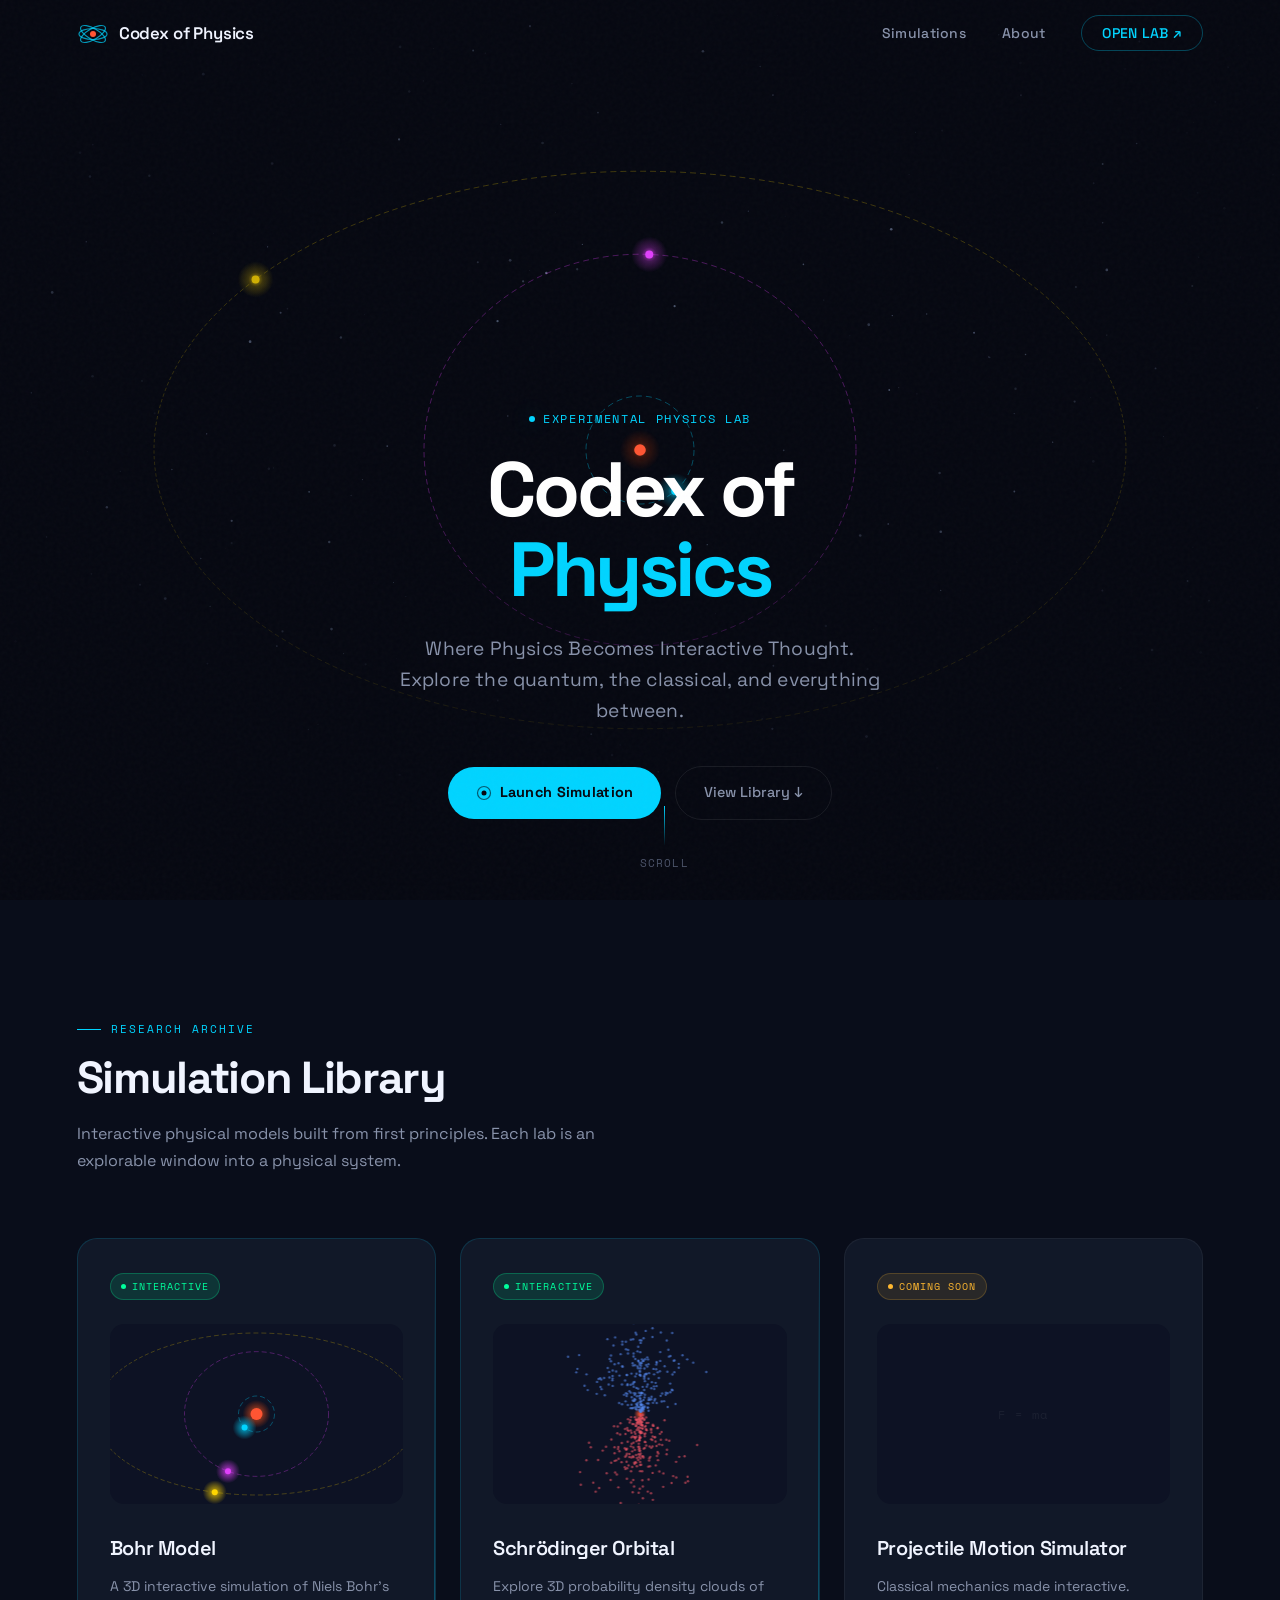
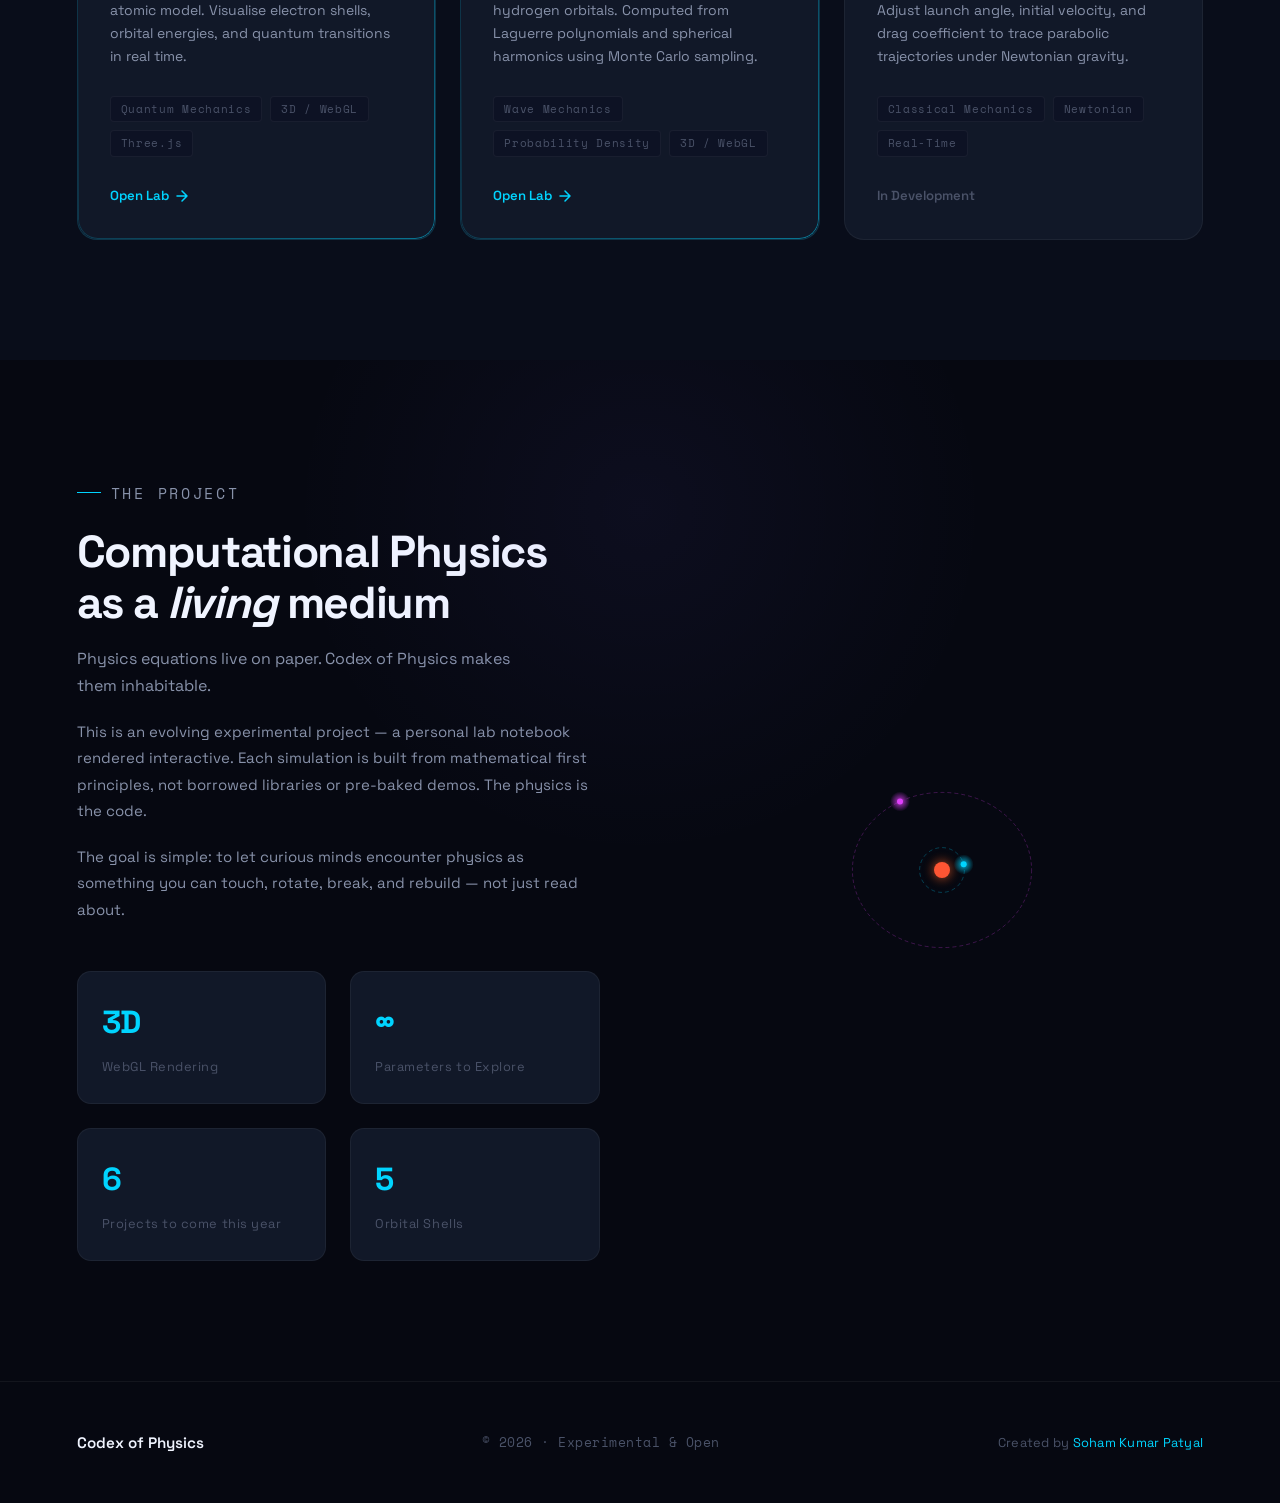
<file: index.html>
<!DOCTYPE html>
<html lang="en">

<head>
  <meta charset="UTF-8" />
  <meta name="viewport" content="width=device-width, initial-scale=1.0" />
  <title>Codex of Physics — Interactive Computational Physics Lab</title>
  <meta name="description"
    content="An experimental computational physics lab. Explore interactive physics simulations including the Bohr Model, wave mechanics, and more." />
  <meta name="theme-color" content="#060811" />
  <link rel="stylesheet" href="styles/main.css" />
  <!-- Preconnect for fonts -->
  <link rel="preconnect" href="https://fonts.googleapis.com" />
  <link rel="preconnect" href="https://fonts.gstatic.com" crossorigin />
</head>

<body>

  <!-- Noise texture overlay for film grain effect -->
  <div class="noise-overlay" aria-hidden="true"></div>

  <!-- ═══════════════════════════════════════════════════════
       NAVIGATION
       ══════════════════════════════════════════════════════ -->
  <nav class="nav" id="main-nav" role="navigation" aria-label="Main navigation">
    <div class="nav-inner">
      <a href="#" class="nav-logo">
        <!-- Atomic icon -->
        <div class="nav-logo-icon">
          <svg viewBox="0 0 32 32" fill="none" xmlns="http://www.w3.org/2000/svg" aria-hidden="true">
            <ellipse cx="16" cy="16" rx="14" ry="5.5" stroke="#00d4ff" stroke-width="1.2" opacity="0.7"
              transform="rotate(30 16 16)" />
            <ellipse cx="16" cy="16" rx="14" ry="5.5" stroke="#00d4ff" stroke-width="1.2" opacity="0.7"
              transform="rotate(-30 16 16)" />
            <ellipse cx="16" cy="16" rx="14" ry="5.5" stroke="#00d4ff" stroke-width="1.2" opacity="0.7" />
            <circle cx="16" cy="16" r="3" fill="#ff5533" />
          </svg>
        </div>
        Codex of Physics
      </a>

      <ul class="nav-links">
        <li><a href="#simulations">Simulations</a></li>
        <li><a href="#about">About</a></li>
        <li><a href="bohr-model.html" class="nav-cta">Open Lab ↗</a></li>
      </ul>
    </div>
  </nav>

  <!-- ═══════════════════════════════════════════════════════
       HERO — Full-screen with 2D orbital animation
       ══════════════════════════════════════════════════════ -->
  <section class="hero" aria-label="Hero section">
    <canvas id="hero-canvas" aria-hidden="true"></canvas>
    <div class="hero-overlay" aria-hidden="true"></div>

    <div class="hero-content">
      <div class="hero-eyebrow">
        <span class="hero-eyebrow-dot" aria-hidden="true"></span>
        Experimental Physics Lab
      </div>
      <h1 class="hero-title">
        <span class="brand">Codex of</span><br>
        <span class="accent">Physics</span>
      </h1>
      <p class="hero-tagline">
        Where Physics Becomes Interactive Thought.
        <br>Explore the quantum, the classical, and everything between.
      </p>
      <div class="hero-actions">
        <a href="bohr-model.html" class="btn-primary">
          <svg width="16" height="16" viewBox="0 0 16 16" fill="none" aria-hidden="true">
            <circle cx="8" cy="8" r="2.5" fill="currentColor" />
            <path d="M8 1.5C4.41 1.5 1.5 4.41 1.5 8S4.41 14.5 8 14.5 14.5 11.59 14.5 8 11.59 1.5 8 1.5Z"
              stroke="currentColor" stroke-width="1.2" fill="none" opacity="0.6" />
          </svg>
          Launch Simulation
        </a>
        <a href="#simulations" class="btn-ghost">
          View Library ↓
        </a>
      </div>
    </div>

    <div class="hero-scroll" aria-hidden="true">
      <div class="scroll-line"></div>
      <span>Scroll</span>
    </div>
  </section>

  <!-- ═══════════════════════════════════════════════════════
       SIMULATIONS LIBRARY
       ══════════════════════════════════════════════════════ -->
  <section id="simulations" aria-labelledby="sims-title">
    <div class="container">

      <div class="sims-header reveal" data-delay="0">
        <p class="section-label">Research Archive</p>
        <h2 class="section-title" id="sims-title">Simulation Library</h2>
        <p class="section-subtitle">Interactive physical models built from first principles. Each lab is an explorable
          window into a physical system.</p>
      </div>

      <div class="sims-grid">

        <!-- ── Bohr Model (LIVE) ── -->
        <a href="bohr-model.html" class="sim-card sim-card--featured reveal" data-delay="100" id="bohr-card">
          <div class="sim-card__badge badge-live">
            <span class="badge-dot" aria-hidden="true"></span>
            Interactive
          </div>

          <div class="sim-card__canvas-preview" aria-hidden="true">
            <canvas class="preview-canvas" data-sim="bohr" style="width:100%;height:100%;display:block;"></canvas>
          </div>

          <h3 class="sim-card__title">Bohr Model</h3>
          <p class="sim-card__desc">
            A 3D interactive simulation of Niels Bohr's atomic model. Visualise electron shells,
            orbital energies, and quantum transitions in real time.
          </p>

          <div class="sim-card__tags">
            <span class="tag">Quantum Mechanics</span>
            <span class="tag">3D / WebGL</span>
            <span class="tag">Three.js</span>
          </div>

          <div class="sim-card__link">
            Open Lab
            <svg width="14" height="14" viewBox="0 0 14 14" fill="none" aria-hidden="true">
              <path d="M2 7h10M7 2l5 5-5 5" stroke="currentColor" stroke-width="1.5" stroke-linecap="round"
                stroke-linejoin="round" />
            </svg>
          </div>
        </a>

        <!-- ── Schrödinger Orbital (LIVE) ── -->
        <a href="schrodinger-orbital.html" class="sim-card sim-card--featured reveal" data-delay="200" id="schrodinger-card">
          <div class="sim-card__badge badge-live">
            <span class="badge-dot" aria-hidden="true"></span>
            Interactive
          </div>

          <div class="sim-card__canvas-preview" aria-hidden="true">
            <canvas class="preview-canvas" data-sim="schrodinger" style="width:100%;height:100%;display:block;"></canvas>
          </div>

          <h3 class="sim-card__title">Schrödinger Orbital</h3>
          <p class="sim-card__desc">
            Explore 3D probability density clouds of hydrogen orbitals. Computed from
            Laguerre polynomials and spherical harmonics using Monte Carlo sampling.
          </p>

          <div class="sim-card__tags">
            <span class="tag">Wave Mechanics</span>
            <span class="tag">Probability Density</span>
            <span class="tag">3D / WebGL</span>
          </div>

          <div class="sim-card__link">
            Open Lab
            <svg width="14" height="14" viewBox="0 0 14 14" fill="none" aria-hidden="true">
              <path d="M2 7h10M7 2l5 5-5 5" stroke="currentColor" stroke-width="1.5" stroke-linecap="round"
                stroke-linejoin="round" />
            </svg>
          </div>
        </a>

        <!-- ── Projectile Motion (Coming Soon) ── -->
        <div class="sim-card sim-card--disabled reveal" data-delay="300" id="projectile-card" role="article"
          aria-label="Projectile Motion Simulator — Coming Soon">
          <div class="sim-card__badge badge-soon">
            <span class="badge-dot" aria-hidden="true"></span>
            Coming Soon
          </div>

          <div class="sim-card__canvas-preview" aria-hidden="true"
            style="display:flex;align-items:center;justify-content:center;color:rgba(255,255,255,0.06);font-family:var(--font-mono);font-size:0.75rem;letter-spacing:0.12em;">
            F = ma
          </div>

          <h3 class="sim-card__title">Projectile Motion Simulator</h3>
          <p class="sim-card__desc">
            Classical mechanics made interactive. Adjust launch angle, initial velocity, and drag
            coefficient to trace parabolic trajectories under Newtonian gravity.
          </p>

          <div class="sim-card__tags">
            <span class="tag">Classical Mechanics</span>
            <span class="tag">Newtonian</span>
            <span class="tag">Real-Time</span>
          </div>

          <div class="sim-card__link" style="color:var(--text-muted);">
            In Development
          </div>
        </div>

      </div>
    </div>
  </section>

  <!-- ═══════════════════════════════════════════════════════
       ABOUT SECTION
       ══════════════════════════════════════════════════════ -->
  <section id="about" aria-labelledby="about-title">
    <div class="container">
      <div class="about-grid">

        <div class="about-text reveal" data-delay="0">
          <p class="section-label">The Project</p>
          <h2 class="section-title" id="about-title">Computational Physics<br>as a <em>living</em> medium</h2>
          <div class="section-subtitle" style="margin-bottom:20px;">
            Physics equations live on paper. Codex of Physics makes them inhabitable.
          </div>
          <p>
            This is an evolving experimental project — a personal lab notebook rendered interactive.
            Each simulation is built from mathematical first principles, not borrowed libraries or pre-baked demos.
            The physics is the code.
          </p>
          <p>
            The goal is simple: to let curious minds encounter physics as something you can touch, rotate, break, and
            rebuild — not just read about.
          </p>

          <div class="about-stats">
            <div class="stat-item">
              <span class="stat-number">3D</span>
              <span class="stat-label">WebGL Rendering</span>
            </div>
            <div class="stat-item">
              <span class="stat-number">∞</span>
              <span class="stat-label">Parameters to Explore</span>
            </div>
            <div class="stat-item">
              <span class="stat-number">6</span>
              <span class="stat-label">Projects to come this year</span>
            </div>
            <div class="stat-item">
              <span class="stat-number">5</span>
              <span class="stat-label">Orbital Shells</span>
            </div>
          </div>
        </div>

        <div class="about-visual reveal" data-delay="180">
          <div class="about-glyph">
            <canvas id="about-canvas" style="width:320px;height:320px;"></canvas>
          </div>
        </div>

      </div>
    </div>
  </section>

  <!-- ═══════════════════════════════════════════════════════
       FOOTER
       ══════════════════════════════════════════════════════ -->
  <footer class="footer" role="contentinfo">
    <div class="container">
      <div class="footer-inner">
        <div class="footer-logo">Codex of Physics</div>
        <div class="footer-copy">© 2026 · Experimental & Open</div>
        <div class="footer-credit">Created by <span>Soham Kumar Patyal</span></div>
      </div>
    </div>
  </footer>

  <!-- ═══════════════════════════════════════════════════════
       SCRIPTS
       ══════════════════════════════════════════════════════ -->
  <script src="js/main.js" defer></script>

</body>

</html>
</file>
<file: styles/main.css>
/* ============================================================
   CODEX OF PHYSICS — Global Design System
   Dark academic × Apple minimalism × Atomic aesthetics
   ============================================================ */

@import url('https://fonts.googleapis.com/css2?family=Inter:wght@300;400;500;600;700&family=Space+Grotesk:wght@300;400;500;600;700&family=Space+Mono:wght@400;700&display=swap');

/* ──────────────────────────────────────────
   CSS CUSTOM PROPERTIES (Design Tokens)
   ────────────────────────────────────────── */
:root {
  /* Backgrounds */
  --bg-void:        #060811;
  --bg-deep:        #090d1a;
  --bg-surface:     #0d1224;
  --bg-card:        #111828;
  --bg-card-hover:  #151e32;
  --bg-glass:       rgba(13, 18, 36, 0.7);

  /* Accents */
  --accent-cyan:    #00d4ff;
  --accent-indigo:  #7c6bff;
  --accent-magenta: #e040fb;
  --accent-amber:   #ffb830;
  --accent-green:   #00ff9d;

  /* Glow variants */
  --glow-cyan:      0 0 20px rgba(0, 212, 255, 0.35), 0 0 60px rgba(0, 212, 255, 0.12);
  --glow-indigo:    0 0 20px rgba(124, 107, 255, 0.35), 0 0 60px rgba(124, 107, 255, 0.12);
  --glow-magenta:   0 0 20px rgba(224, 64, 251, 0.35), 0 0 60px rgba(224, 64, 251, 0.12);

  /* Typography */
  --font-sans:      'Space Grotesk', 'Inter', system-ui, sans-serif;
  --font-mono:      'Space Mono', 'Fira Code', monospace;

  /* Text */
  --text-primary:   #f0f4ff;
  --text-secondary: #8892aa;
  --text-muted:     #4a5268;
  --text-accent:    var(--accent-cyan);

  /* Borders */
  --border-subtle:  rgba(255,255,255,0.05);
  --border-soft:    rgba(255,255,255,0.08);
  --border-accent:  rgba(0, 212, 255, 0.3);

  /* Spacing */
  --nav-height:     68px;
  --section-pad-y:  120px;
  --section-pad-x:  clamp(24px, 6vw, 120px);

  /* Transitions */
  --ease-smooth:    cubic-bezier(0.23, 1, 0.32, 1);
  --ease-spring:    cubic-bezier(0.34, 1.56, 0.64, 1);
  --dur-fast:       180ms;
  --dur-base:       320ms;
  --dur-slow:       600ms;

  /* Border radius */
  --radius-sm:      8px;
  --radius-md:      14px;
  --radius-lg:      20px;
  --radius-xl:      28px;
}

/* ──────────────────────────────────────────
   RESET & BASE
   ────────────────────────────────────────── */
*, *::before, *::after { box-sizing: border-box; margin: 0; padding: 0; }

html {
  scroll-behavior: smooth;
  -webkit-font-smoothing: antialiased;
  -moz-osx-font-smoothing: grayscale;
}

body {
  background: var(--bg-void);
  color: var(--text-primary);
  font-family: var(--font-sans);
  font-size: 16px;
  line-height: 1.65;
  overflow-x: hidden;
}

::selection { background: rgba(0,212,255,0.22); color: var(--text-primary); }

a { color: inherit; text-decoration: none; }
img, video, canvas { display: block; max-width: 100%; }
button { cursor: pointer; border: none; background: none; font: inherit; }

/* ──────────────────────────────────────────
   SCROLLBAR
   ────────────────────────────────────────── */
::-webkit-scrollbar { width: 6px; background: var(--bg-void); }
::-webkit-scrollbar-thumb { background: rgba(0,212,255,0.2); border-radius: 3px; }
::-webkit-scrollbar-thumb:hover { background: rgba(0,212,255,0.4); }

/* ──────────────────────────────────────────
   UTILITY CLASSES
   ────────────────────────────────────────── */
.container {
  width: 100%;
  max-width: 1280px;
  margin-inline: auto;
  padding-inline: var(--section-pad-x);
}

.sr-only {
  position: absolute; width: 1px; height: 1px;
  padding: 0; margin: -1px; overflow: hidden;
  clip: rect(0,0,0,0); white-space: nowrap; border: 0;
}

/* ──────────────────────────────────────────
   NAVIGATION
   ────────────────────────────────────────── */
.nav {
  position: fixed;
  top: 0; left: 0; right: 0;
  z-index: 1000;
  height: var(--nav-height);
  display: flex;
  align-items: center;
  padding-inline: var(--section-pad-x);
  transition: background var(--dur-base) var(--ease-smooth),
              backdrop-filter var(--dur-base) var(--ease-smooth),
              border-color var(--dur-base) var(--ease-smooth);
  border-bottom: 1px solid transparent;
}

.nav.is-scrolled {
  background: var(--bg-glass);
  backdrop-filter: blur(20px) saturate(180%);
  -webkit-backdrop-filter: blur(20px) saturate(180%);
  border-bottom-color: var(--border-subtle);
}

.nav-inner {
  display: flex;
  align-items: center;
  justify-content: space-between;
  width: 100%;
}

.nav-logo {
  display: flex;
  align-items: center;
  gap: 10px;
  font-size: 1.05rem;
  font-weight: 600;
  letter-spacing: -0.01em;
  color: var(--text-primary);
  transition: opacity var(--dur-fast) ease;
}

.nav-logo:hover { opacity: 0.8; }

.nav-logo-icon {
  width: 32px; height: 32px;
  position: relative;
  display: flex; align-items: center; justify-content: center;
}

.nav-logo svg { width: 32px; height: 32px; }

.nav-links {
  display: flex;
  align-items: center;
  gap: 36px;
  list-style: none;
}

.nav-links a {
  font-size: 0.875rem;
  font-weight: 500;
  letter-spacing: 0.02em;
  color: var(--text-secondary);
  transition: color var(--dur-fast) ease;
  position: relative;
}

.nav-links a::after {
  content: '';
  position: absolute;
  bottom: -3px; left: 0;
  width: 0; height: 1px;
  background: var(--accent-cyan);
  transition: width var(--dur-base) var(--ease-smooth);
}

.nav-links a:hover { color: var(--text-primary); }
.nav-links a:hover::after { width: 100%; }

.nav-cta {
  padding: 8px 20px;
  border-radius: 100px;
  border: 1px solid var(--border-accent);
  font-size: 0.8125rem;
  font-weight: 600;
  color: var(--accent-cyan) !important;
  letter-spacing: 0.04em;
  text-transform: uppercase;
  transition: background var(--dur-fast) ease, box-shadow var(--dur-fast) ease !important;
}

.nav-cta:hover {
  background: rgba(0,212,255,0.1) !important;
  box-shadow: var(--glow-cyan) !important;
}

.nav-cta::after { display: none !important; }

/* ──────────────────────────────────────────
   HERO SECTION
   ────────────────────────────────────────── */
.hero {
  position: relative;
  width: 100%;
  height: 100vh;
  min-height: 700px;
  display: flex;
  flex-direction: column;
  align-items: center;
  justify-content: flex-end;
  overflow: hidden;
  padding-bottom: 80px;
}

#hero-canvas {
  position: absolute;
  inset: 0;
  width: 100%;
  height: 100%;
  z-index: 0;
}

.hero-overlay {
  position: absolute;
  inset: 0;
  background: radial-gradient(ellipse 80% 60% at 50% 40%, transparent 30%, var(--bg-void) 85%);
  z-index: 1;
  pointer-events: none;
}

.hero-content {
  position: relative;
  z-index: 2;
  text-align: center;
  max-width: 760px;
  padding-inline: 24px;
}

.hero-eyebrow {
  display: inline-flex;
  align-items: center;
  gap: 8px;
  font-size: 0.75rem;
  font-family: var(--font-mono);
  letter-spacing: 0.14em;
  text-transform: uppercase;
  color: var(--accent-cyan);
  margin-bottom: 20px;
  opacity: 0;
  transform: translateY(20px);
  animation: fade-up var(--dur-slow) var(--ease-smooth) 0.3s forwards;
}

.hero-eyebrow-dot {
  width: 6px; height: 6px;
  border-radius: 50%;
  background: var(--accent-cyan);
  box-shadow: var(--glow-cyan);
  animation: pulse-dot 2s ease-in-out infinite;
}

@keyframes pulse-dot {
  0%, 100% { opacity: 1; transform: scale(1); }
  50% { opacity: 0.4; transform: scale(0.7); }
}

.hero-title {
  font-size: clamp(2.8rem, 6vw, 5rem);
  font-weight: 700;
  letter-spacing: -0.04em;
  line-height: 1.05;
  margin-bottom: 24px;
  opacity: 0;
  transform: translateY(28px);
  animation: fade-up var(--dur-slow) var(--ease-smooth) 0.55s forwards;
}

.hero-title .brand { color: white; }
.hero-title .accent { color: var(--accent-cyan); }

.hero-tagline {
  font-size: clamp(1rem, 1.8vw, 1.2rem);
  color: var(--text-secondary);
  font-weight: 400;
  letter-spacing: 0.01em;
  line-height: 1.6;
  max-width: 560px;
  margin-inline: auto;
  margin-bottom: 40px;
  opacity: 0;
  transform: translateY(20px);
  animation: fade-up var(--dur-slow) var(--ease-smooth) 0.75s forwards;
}

.hero-actions {
  display: flex;
  gap: 14px;
  align-items: center;
  justify-content: center;
  opacity: 0;
  animation: fade-up var(--dur-slow) var(--ease-smooth) 0.95s forwards;
}

.btn-primary {
  display: inline-flex;
  align-items: center;
  gap: 8px;
  padding: 14px 28px;
  border-radius: 100px;
  background: var(--accent-cyan);
  color: var(--bg-void);
  font-size: 0.9rem;
  font-weight: 700;
  letter-spacing: 0.02em;
  transition: all var(--dur-base) var(--ease-smooth);
}

.btn-primary:hover {
  transform: translateY(-2px) scale(1.02);
  box-shadow: 0 8px 30px rgba(0,212,255,0.4);
}

.btn-ghost {
  display: inline-flex;
  align-items: center;
  gap: 8px;
  padding: 14px 28px;
  border-radius: 100px;
  border: 1px solid var(--border-soft);
  color: var(--text-secondary);
  font-size: 0.9rem;
  font-weight: 500;
  transition: all var(--dur-base) var(--ease-smooth);
}

.btn-ghost:hover {
  border-color: var(--border-accent);
  color: var(--text-primary);
  background: rgba(0,212,255,0.05);
  transform: translateY(-2px);
}

/* scroll indicator */
.hero-scroll {
  position: absolute;
  bottom: 28px; left: 50%;
  transform: translateX(-50%);
  z-index: 2;
  display: flex;
  flex-direction: column;
  align-items: center;
  gap: 8px;
  color: var(--text-muted);
  font-size: 0.7rem;
  font-family: var(--font-mono);
  letter-spacing: 0.1em;
  text-transform: uppercase;
  opacity: 0;
  animation: fade-up 0.6s ease 1.4s forwards;
}

.scroll-line {
  width: 1px; height: 40px;
  background: linear-gradient(to bottom, var(--accent-cyan), transparent);
  animation: scroll-line-anim 1.8s ease-in-out infinite;
}

@keyframes scroll-line-anim {
  0% { transform: scaleY(0); transform-origin: top; opacity: 1; }
  50% { transform: scaleY(1); transform-origin: top; opacity: 1; }
  100% { transform: scaleY(1); transform-origin: bottom; opacity: 0; }
}

/* ──────────────────────────────────────────
   SECTION COMMON
   ────────────────────────────────────────── */
section { padding-block: var(--section-pad-y); }

.section-label {
  font-size: 0.7rem;
  font-family: var(--font-mono);
  letter-spacing: 0.18em;
  text-transform: uppercase;
  color: var(--accent-cyan);
  margin-bottom: 14px;
  display: flex;
  align-items: center;
  gap: 10px;
}

.section-label::before {
  content: '';
  width: 24px; height: 1px;
  background: var(--accent-cyan);
}

.section-title {
  font-size: clamp(1.9rem, 3.5vw, 2.8rem);
  font-weight: 700;
  letter-spacing: -0.03em;
  line-height: 1.15;
  color: var(--text-primary);
  margin-bottom: 16px;
}

.section-subtitle {
  font-size: 1rem;
  color: var(--text-secondary);
  max-width: 540px;
  line-height: 1.7;
}

/* fade-up animation helper */
@keyframes fade-up {
  to { opacity: 1; transform: translateY(0); }
}

.reveal {
  opacity: 0;
  transform: translateY(32px);
  transition: opacity 0.7s var(--ease-smooth), transform 0.7s var(--ease-smooth);
}

.reveal.visible { opacity: 1; transform: none; }

/* ──────────────────────────────────────────
   SIMULATIONS LIBRARY
   ────────────────────────────────────────── */
#simulations { background: var(--bg-deep); }

.sims-header { margin-bottom: 64px; }

.sims-grid {
  display: grid;
  grid-template-columns: repeat(auto-fill, minmax(340px, 1fr));
  gap: 24px;
}

.sim-card {
  position: relative;
  background: var(--bg-card);
  border: 1px solid var(--border-subtle);
  border-radius: var(--radius-lg);
  padding: 32px;
  cursor: pointer;
  overflow: hidden;
  transition: all var(--dur-base) var(--ease-smooth);
  text-decoration: none;
  display: block;
  group: '';
}

.sim-card::before {
  content: '';
  position: absolute;
  inset: 0;
  border-radius: inherit;
  padding: 1px;
  background: linear-gradient(135deg, transparent 40%, var(--accent-cyan) 100%);
  -webkit-mask: linear-gradient(#fff 0 0) content-box, linear-gradient(#fff 0 0);
  -webkit-mask-composite: xor;
  mask-composite: exclude;
  opacity: 0;
  transition: opacity var(--dur-base) ease;
}

.sim-card:hover { background: var(--bg-card-hover); transform: translateY(-4px); }
.sim-card:hover::before { opacity: 1; }

.sim-card--featured { border-color: rgba(0,212,255,0.15); }
.sim-card--featured::before { opacity: 0.5; }
.sim-card--featured:hover::before { opacity: 1; }

.sim-card__badge {
  display: inline-flex;
  align-items: center;
  gap: 6px;
  padding: 4px 10px;
  border-radius: 100px;
  font-size: 0.65rem;
  font-family: var(--font-mono);
  letter-spacing: 0.1em;
  text-transform: uppercase;
  margin-bottom: 24px;
}

.badge-live {
  background: rgba(0, 255, 157, 0.12);
  color: var(--accent-green);
  border: 1px solid rgba(0, 255, 157, 0.25);
}

.badge-soon {
  background: rgba(255, 184, 48, 0.1);
  color: var(--accent-amber);
  border: 1px solid rgba(255, 184, 48, 0.2);
}

.badge-dot {
  width: 5px; height: 5px;
  border-radius: 50%;
  background: currentColor;
}

.badge-live .badge-dot { animation: pulse-dot 1.5s ease infinite; }

.sim-card__canvas-preview {
  width: 100%;
  height: 180px;
  border-radius: var(--radius-md);
  background: var(--bg-surface);
  margin-bottom: 28px;
  overflow: hidden;
  position: relative;
}

.sim-card__title {
  font-size: 1.25rem;
  font-weight: 600;
  letter-spacing: -0.02em;
  color: var(--text-primary);
  margin-bottom: 10px;
}

.sim-card__desc {
  font-size: 0.875rem;
  color: var(--text-secondary);
  line-height: 1.65;
  margin-bottom: 28px;
}

.sim-card__tags {
  display: flex;
  flex-wrap: wrap;
  gap: 8px;
  margin-bottom: 28px;
}

.tag {
  padding: 3px 10px;
  border-radius: 4px;
  background: var(--bg-surface);
  font-size: 0.7rem;
  font-family: var(--font-mono);
  color: var(--text-muted);
  letter-spacing: 0.06em;
  border: 1px solid var(--border-subtle);
}

.sim-card__link {
  display: flex;
  align-items: center;
  gap: 6px;
  font-size: 0.825rem;
  font-weight: 600;
  color: var(--accent-cyan);
  transition: gap var(--dur-fast) ease;
}

.sim-card:hover .sim-card__link { gap: 10px; }

.sim-card--disabled {
  cursor: default;
  pointer-events: auto;
}

.sim-card--disabled:hover {
  transform: none;
  background: var(--bg-card);
}

/* ──────────────────────────────────────────
   ABOUT SECTION
   ────────────────────────────────────────── */
#about {
  background: var(--bg-void);
  position: relative;
  overflow: hidden;
}

#about::before {
  content: '';
  position: absolute;
  top: -200px; left: 50%;
  transform: translateX(-50%);
  width: 700px; height: 700px;
  background: radial-gradient(circle, rgba(124,107,255,0.06) 0%, transparent 70%);
  pointer-events: none;
}

.about-grid {
  display: grid;
  grid-template-columns: 1fr 1fr;
  gap: 80px;
  align-items: center;
}

.about-text .section-subtitle { max-width: 460px; margin-bottom: 24px; }

.about-text p {
  font-size: 0.9375rem;
  color: var(--text-secondary);
  line-height: 1.75;
  margin-bottom: 20px;
}

.about-stats {
  display: grid;
  grid-template-columns: 1fr 1fr;
  gap: 24px;
  margin-top: 48px;
}

.stat-item {
  padding: 24px;
  border-radius: var(--radius-md);
  background: var(--bg-card);
  border: 1px solid var(--border-subtle);
}

.stat-number {
  font-size: 2rem;
  font-weight: 700;
  letter-spacing: -0.04em;
  color: var(--accent-cyan);
  display: block;
  margin-bottom: 4px;
}

.stat-label {
  font-size: 0.8rem;
  color: var(--text-muted);
  letter-spacing: 0.04em;
}

.about-visual {
  position: relative;
  display: flex;
  align-items: center;
  justify-content: center;
}

.about-glyph {
  width: 320px; height: 320px;
  position: relative;
}

.about-glyph canvas {
  width: 100%; height: 100%;
  border-radius: 50%;
}

/* ──────────────────────────────────────────
   FOOTER
   ────────────────────────────────────────── */
.footer {
  border-top: 1px solid var(--border-subtle);
  padding-block: 48px;
  background: var(--bg-void);
}

.footer-inner {
  display: flex;
  align-items: center;
  justify-content: space-between;
  flex-wrap: wrap;
  gap: 20px;
}

.footer-logo {
  font-size: 0.95rem;
  font-weight: 600;
  color: var(--text-primary);
}

.footer-copy {
  font-size: 0.8rem;
  color: var(--text-muted);
  font-family: var(--font-mono);
  letter-spacing: 0.04em;
}

.footer-credit {
  font-size: 0.8rem;
  color: var(--text-muted);
  letter-spacing: 0.02em;
}

.footer-credit span { color: var(--accent-cyan); }

/* ──────────────────────────────────────────
   NOISE TEXTURE OVERLAY
   ────────────────────────────────────────── */
.noise-overlay {
  position: fixed;
  inset: 0;
  pointer-events: none;
  z-index: 9999;
  opacity: 0.025;
  background-image: url("data:image/svg+xml,%3Csvg viewBox='0 0 256 256' xmlns='http://www.w3.org/2000/svg'%3E%3Cfilter id='noise'%3E%3CfeTurbulence type='fractalNoise' baseFrequency='0.9' numOctaves='4' stitchTiles='stitch'/%3E%3C/filter%3E%3Crect width='100%25' height='100%25' filter='url(%23noise)'/%3E%3C/svg%3E");
}

/* ──────────────────────────────────────────
   RESPONSIVE
   ────────────────────────────────────────── */
@media (max-width: 900px) {
  :root { --section-pad-y: 80px; }
  .about-grid { grid-template-columns: 1fr; gap: 48px; }
  .about-visual { display: none; }
  .sims-grid { grid-template-columns: 1fr; }
}

@media (max-width: 640px) {
  :root { --section-pad-x: 20px; }
  .nav-links { display: none; }
  .hero-actions { flex-direction: column; }
  .about-stats { grid-template-columns: 1fr 1fr; }
  .footer-inner { flex-direction: column; text-align: center; }
}
</file>
